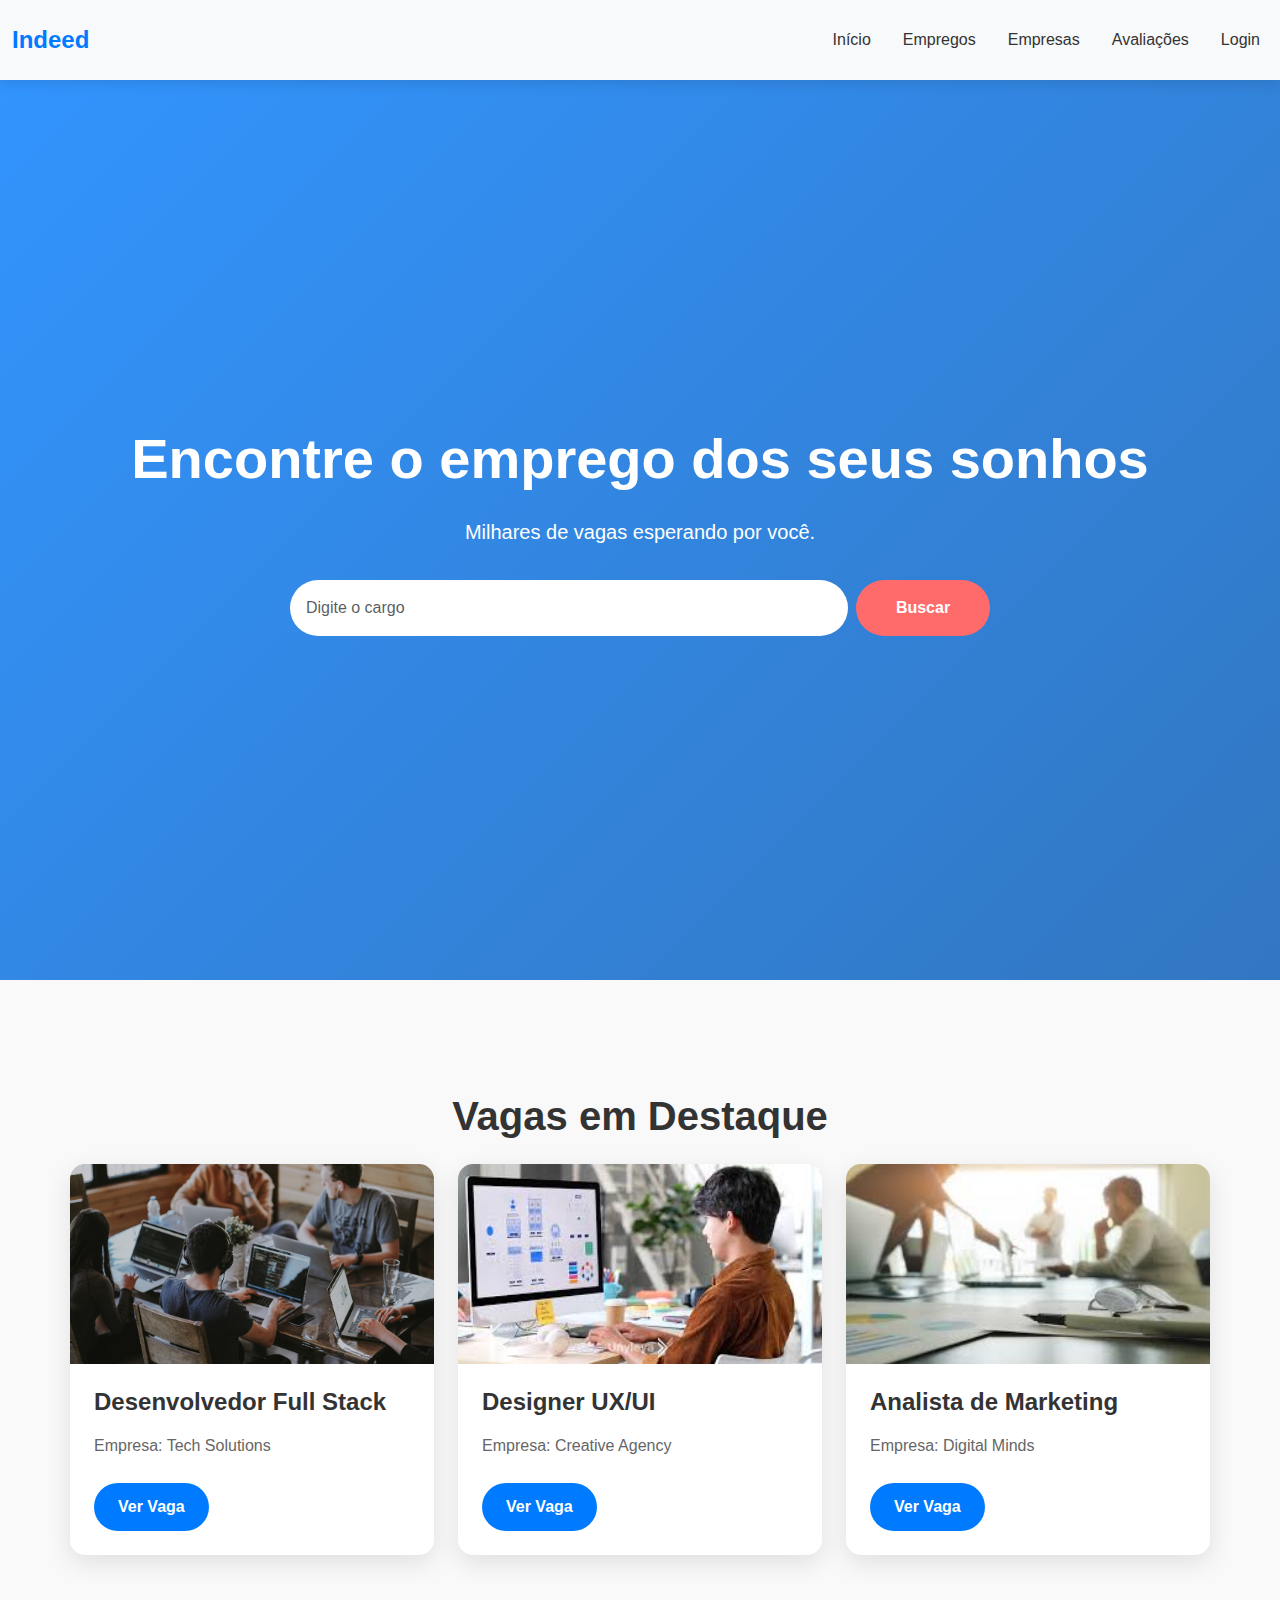
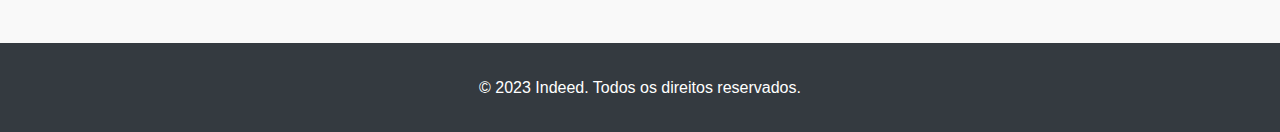
<file: index.html>
<!DOCTYPE html>
<html lang="pt-BR">
<head>
  <meta charset="UTF-8">
  <meta name="viewport" content="width=device-width, initial-scale=1.0">
  <title>Indeed</title>
  <link href="https://cdn.jsdelivr.net/npm/bootstrap@5.3.0/dist/css/bootstrap.min.css" rel="stylesheet">
  <link rel="stylesheet" href="styles.css">
</head>
<body>
  <nav class="navbar navbar-expand-lg navbar-light bg-light">
    <div class="container-fluid">
      <a class="navbar-brand" href="index.html">Indeed</a>
      <button class="navbar-toggler" type="button"
      data-bs-toggle="collapse" data-bs-target="#navbarNav"
      aria-controls="navbarNav" aria-expanded="false" aria-label="Toggle navigation">
        <span class="navbar-toggler-icon"></span>
      </button>
      <div class="collapse navbar-collapse" id="navbarNav">
        <ul class="navbar-nav ms-auto">
          <li class="nav-item">
            <a class="nav-link active" aria-current="page" href="index.html">Início</a>
          </li>
          <li class="nav-item">
            <a class="nav-link" href="trabalhos.html">Empregos</a>
          </li>
          <li class="nav-item">
            <a class="nav-link" href="Empresas.html">Empresas</a>
          </li>
          <li class="nav-item">
            <a class="nav-link" href="avaliacoes.html">Avaliações</a>
          </li>
          <li class="nav-item">
            <a class="nav-link" href="login.html">Login</a>
          </li>
        </ul>
      </div>
    </div>
  </nav>

  <section class="hero-section">
    <div class="container text-center">
      <h1>Encontre o emprego dos seus sonhos</h1>
      <p class="lead">Milhares de vagas esperando por você.</p>
      <form class="d-flex justify-content-center">
        <input class="form-control me-2 w-50" type="search"
        placeholder="Digite o cargo" aria-label="Search">
        <button class="btn btn-primary" type="submit">Buscar</button>
      </form>
    </div>
  </section>

  <section class="container mt-5">
    <h2 class="text-center mb-4">Vagas em Destaque</h2>
    <div class="row">
      <div class="col-md-4 mb-4">
        <div class="card">
          <img src="img/trabalhador.jpeg" class="card-img-top"
          alt="Desenvolvedor">
          <div class="card-body">
            <h5 class="card-title">Desenvolvedor Full Stack</h5>
            <p class="card-text">Empresa: Tech Solutions</p>
            <a href="#" class="btn btn-primary">Ver Vaga</a>
          </div>
        </div>
      </div>
      <div class="col-md-4 mb-4">
        <div class="card">
          <img src="img/designerUX (1).jpeg" class="card-img-top" alt="Designer">
          <div class="card-body">
            <h5 class="card-title">Designer UX/UI</h5>
            <p class="card-text">Empresa: Creative Agency</p>
            <a href="#" class="btn btn-primary">Ver Vaga</a>
          </div>
        </div>
      </div>
      <div class="col-md-4 mb-4">
        <div class="card">
          <img src="img/analista de marketing.jpeg" class="card-img-top" alt="Marketing">
          <div class="card-body">
            <h5 class="card-title">Analista de Marketing</h5>
            <p class="card-text">Empresa: Digital Minds</p>
            <a href="#" class="btn btn-primary">Ver Vaga</a>
          </div>
        </div>
      </div>
    </div>
  </section>

  <footer class="footer text-center">
    <div class="container">
      <p>&copy; 2023 Indeed. Todos os direitos reservados.</p>
    </div>
  </footer>

  <script src="https://cdn.jsdelivr.net/npm/bootstrap@5.3.0/dist/js/bootstrap.bundle.min.js"></script>
</body>
</html>
</file>
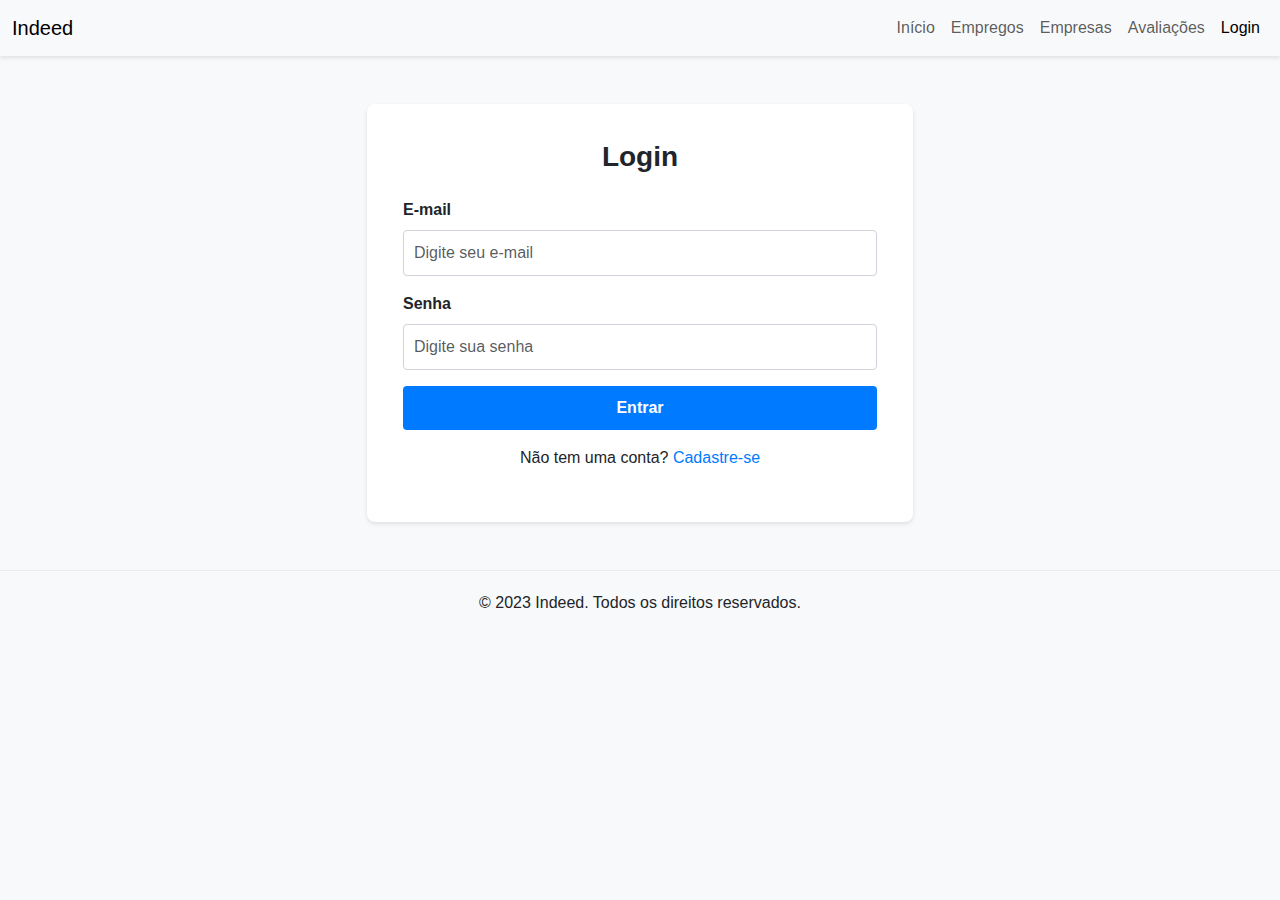
<file: login.html>
<!DOCTYPE html>
<html lang="pt-BR">
<head>
    <meta charset="UTF-8">
    <meta name="viewport" content="width=device-width, initial-scale=1.0">
    <title>Login - Indeed</title>
    <link href="https://cdn.jsdelivr.net/npm/bootstrap@5.3.0-alpha1/dist/css/bootstrap.min.css" rel="stylesheet">
    <link rel="stylesheet" href="login.css">
</head>
<body>

    <nav class="navbar navbar-expand-lg navbar-light bg-light">
        <div class="container-fluid">
            <a class="navbar-brand" href="index.html">Indeed</a>
            <button class="navbar-toggler" type="button" data-bs-toggle="collapse" data-bs-target="#navbarNav" aria-controls="navbarNav" aria-expanded="false" aria-label="Toggle navigation">
                <span class="navbar-toggler-icon"></span>
            </button>
            <div class="collapse navbar-collapse" id="navbarNav">
                <ul class="navbar-nav ms-auto">
                    <li class="nav-item">
                        <a class="nav-link" href="index.html">Início</a>
                    </li>
                    <li class="nav-item">
                        <a class="nav-link" href="trabalhos.html">Empregos</a>
                    </li>
                    <li class="nav-item">
                        <a class="nav-link" href="Empresas.html">Empresas</a>
                    </li>
                    <li class="nav-item">
                        <a class="nav-link" href="avaliacoes.html">Avaliações</a>
                    </li>
                    <li class="nav-item">
                        <a class="nav-link active" href="login.html">Login</a>
                    </li>
                </ul>
            </div>
        </div>
    </nav>

    <div class="container my-5">
        <div class="row justify-content-center">
            <div class="col-md-6">
                <div class="card">
                    <div class="card-body">
                        <h2 class="card-title text-center mb-4">Login</h2>
                        <form id="loginForm">
                            <div class="mb-3">
                                <label for="email" class="form-label">E-mail</label>
                                <input type="email" class="form-control" id="email" placeholder="Digite seu e-mail" required>
                            </div>
                            <div class="mb-3">
                                <label for="password" class="form-label">Senha</label>
                                <input type="password" class="form-control" id="password" placeholder="Digite sua senha" required>
                            </div>
                            <div class="d-grid">
                                <button type="submit" class="btn btn-primary">Entrar</button>
                            </div>
                        </form>
                        <div class="text-center mt-3">
                            <p>Não tem uma conta? <a href="cadastro.html">Cadastre-se</a></p>
                        </div>
                    </div>
                </div>
            </div>
        </div>
    </div>

    <footer class="footer text-center">
        <div class="container">
            <p>&copy; 2023 Indeed. Todos os direitos reservados.</p>
        </div>
    </footer> 
</body>
</html>
</file>
<file: styles.css>
body {
    font-family: 'Poppins', sans-serif;
    background-color: #f9f9f9;
    color: #333;
    line-height: 1.6;
    margin: 0;
    padding: 0;
}

.navbar {
    background-color: #ffffff;
    box-shadow: 0 4px 12px rgba(0, 0, 0, 0.1);
    padding: 1rem 0;
}

.navbar-brand {
    font-size: 1.5rem;
    font-weight: 700;
    color: #007bff !important;
}

.navbar-nav {
    display: flex;
    gap: 1rem;
    align-items: center;
}

.navbar-nav .nav-link {
    font-size: 1rem;
    font-weight: 500;
    color: #333 !important;
    transition: color 0.3s ease;
}

.navbar-nav .nav-link:hover {
    color: #007bff !important;
}

.navbar-toggler {
    border: none;
    padding: 0.5rem;
    font-size: 1.25rem;
}

.navbar-toggler:focus {
    outline: none;
    box-shadow: none;
}

.hero-section {
    background: linear-gradient(135deg, rgba(0, 123, 255, 0.8), rgba(0, 86, 179, 0.8)), url('https://images.unsplash.com/photo-1521791136064-7986c2920216?ixlib=rb-1.2.1&auto=format&fit=crop&w=1950&q=80') no-repeat center center/cover;
    height: 100vh;
    display: flex;
    align-items: center;
    justify-content: center;
    color: white;
    text-align: center;
    padding: 0 1rem;
}

.hero-section h1 {
    font-size: 3.5rem;
    font-weight: 700;
    margin-bottom: 1.5rem;
    animation: fadeInDown 1.5s ease;
}

.hero-section p {
    font-size: 1.25rem;
    margin-bottom: 2rem;
    animation: fadeInUp 1.5s ease;
}

.hero-section .form-control {
    border-radius: 50px;
    padding: 1rem;
    border: none;
    font-size: 1rem;
    animation: fadeIn 2s ease;
}

.hero-section .btn-primary {
    border-radius: 50px;
    padding: 1rem 2.5rem;
    font-size: 1rem;
    font-weight: 600;
    background-color: #ff6b6b;
    border: none;
    transition: all 0.3s ease;
    animation: fadeIn 2s ease;
}

.hero-section .btn-primary:hover {
    background-color: #ff4757;
    transform: scale(1.05);
}

.container.mt-5 {
    padding: 4rem 0;
}

.container.mt-5 h2 {
    font-size: 2.5rem;
    font-weight: 700;
    margin-bottom: 2rem;
    text-align: center;
    color: #333;
}

.card {
    border: none;
    border-radius: 15px;
    overflow: hidden;
    box-shadow: 0 8px 24px rgba(0, 0, 0, 0.1);
    transition: transform 0.3s ease, box-shadow 0.3s ease;
    background-color: #ffffff;
}

.card:hover {
    transform: translateY(-10px);
    box-shadow: 0 12px 32px rgba(0, 0, 0, 0.2);
}

.card-img-top {
    height: 200px;
    object-fit: cover;
}

.card-body {
    padding: 1.5rem;
}

.card-title {
    font-size: 1.5rem;
    font-weight: 700;
    margin-bottom: 1rem;
    color: #333;
}

.card-text {
    font-size: 1rem;
    color: #666;
    margin-bottom: 1.5rem;
}

.card .btn-primary {
    border-radius: 50px;
    padding: 0.75rem 1.5rem;
    font-size: 1rem;
    font-weight: 600;
    background-color: #007bff;
    border: none;
    transition: all 0.3s ease;
}

.card .btn-primary:hover {
    background-color: #0056b3;
    transform: scale(1.05);
}

.footer {
    background-color: #343a40;
    color: white;
    padding: 2rem 0;
    text-align: center;
}

.footer p {
    margin: 0;
    font-size: 1rem;
}

@keyframes fadeIn {
    from {
        opacity: 0;
    }
    to {
        opacity: 1;
    }
}

@keyframes fadeInDown {
    from {
        opacity: 0;
        transform: translateY(-20px);
    }
    to {
        opacity: 1;
        transform: translateY(0);
    }
}

@keyframes fadeInUp {
    from {
        opacity: 0;
        transform: translateY(20px);
    }
    to {
        opacity: 1;
        transform: translateY(0);
    }
}

@media (max-width: 768px) {
    .hero-section h1 {
        font-size: 2.5rem;
    }

    .hero-section p {
        font-size: 1rem;
    }

    .container.mt-5 h2 {
        font-size: 2rem;
    }

    .card {
        margin-bottom: 1.5rem;
    }

    .navbar-nav {
        gap: 0.5rem;
    }
}
</file>
<file: login.css>
body {
    font-family: 'Arial', sans-serif;
    background-color: #f8f9fa;
}

.navbar {
    box-shadow: 0 2px 4px rgba(0, 0, 0, 0.1);
}

.footer {
    background-color: #f8f9fa;
    padding: 20px 0;
    margin-top: 40px;
    border-top: 1px solid #e9ecef;
}

.card {
    border: none;
    border-radius: 8px;
    box-shadow: 0 2px 4px rgba(0, 0, 0, 0.1);
    padding: 20px;
    background-color: white;
}

.card-title {
    font-size: 1.75rem;
    font-weight: bold;
    margin-bottom: 20px;
}

.form-label {
    font-weight: bold;
}

.form-control {
    border-radius: 4px;
    padding: 10px;
    border: 1px solid #ced4da;
}

.btn-primary {
    background-color: #007bff;
    border: none;
    padding: 10px;
    border-radius: 4px;
    font-weight: bold;
}

.btn-primary:hover {
    background-color: #0056b3;
}

.text-center a {
    color: #007bff;
    text-decoration: none;
}

.text-center a:hover {
    text-decoration: underline;
}
</file>
